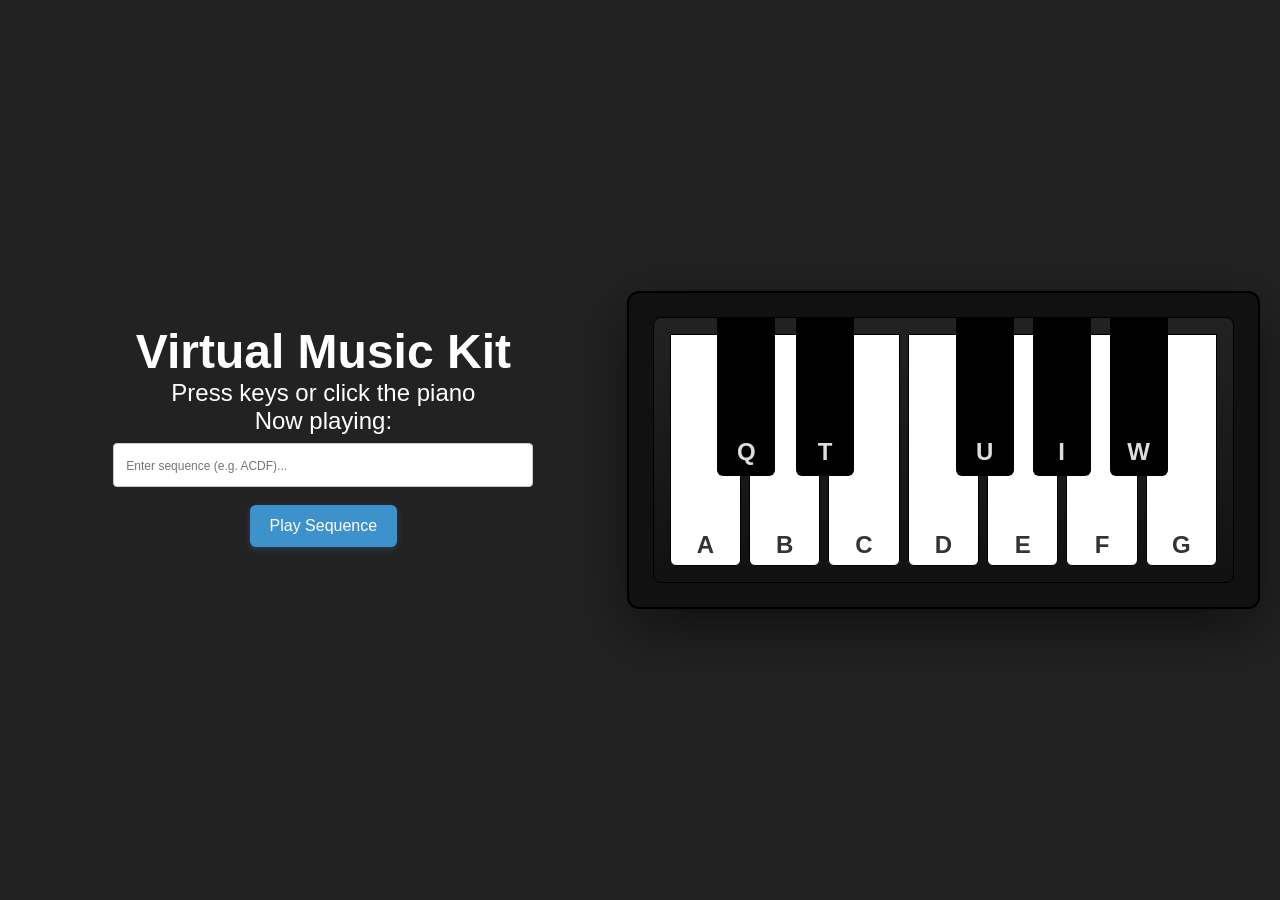
<file: index.html>
<!DOCTYPE html>
<html lang="en">
<head>
	<meta charset="UTF-8">
	<meta name="viewport" content="width=device-width, initial-scale=1.0">
	<link rel="icon" href="assets/favicon.png">
	<title>Virtual Music Kit</title>
	<link href="style.css" rel="stylesheet">
</head>
<body>

	<script src="script.js"></script>
</body>
</html>
</file>
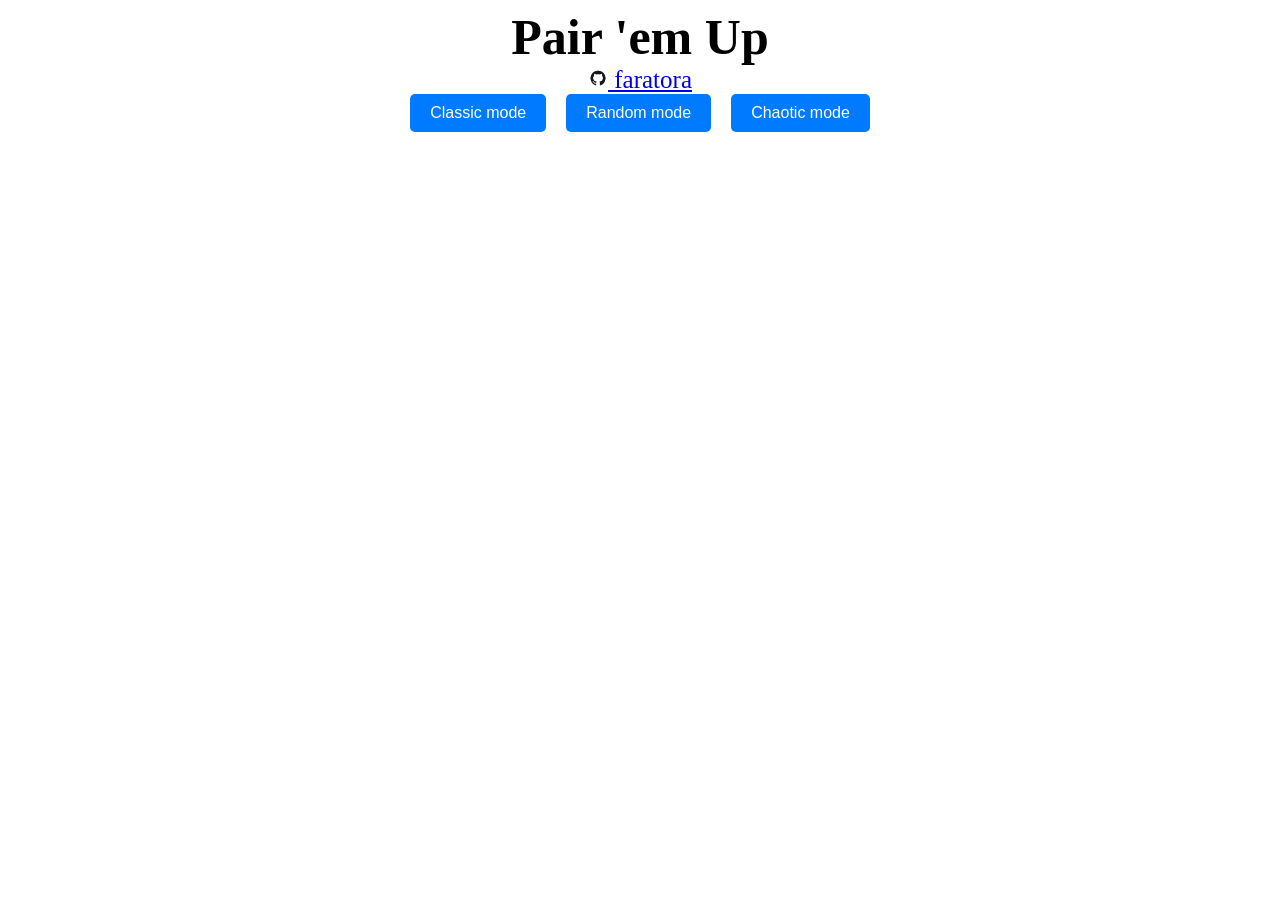
<file: pair-em-up/index.html>
<!DOCTYPE html>
<html lang="en">
<head>
	<meta charset="UTF-8">
	<meta name="viewport" content="width=device-width, initial-scale=1.0">
	<title>Pair-em-up</title>
	<link rel="icon" href="images/favicon.ico">
	<link href="style.css" rel="stylesheet">
</head>
<body>
	<script src="script.js"></script>
</body>
</html>
</file>
<file: style.css>
* {
  margin: 0;
  padding: 0;
  box-sizing: border-box;
  
}

body {
  display: flex;
  justify-content: center;
  align-items: center;
  min-height: 100vh;
  background: #222;
  font-family: 'Arial', sans-serif;
  padding: clamp(16px, 5vw, 20px);
  transition: padding 0.3s ease; 
}

header {
  width: 100%;
  text-align: center;
  color: #fff;
  margin-bottom: clamp(16px, 4vw, 20px);
  padding: clamp(8px, 3vw, 10px) 0;
  font-size: clamp(12px, 4vw, 24px);
}

.header h1 {
  font-size: clamp(8px, 4vw, 20px);
  margin: 0 0 clamp(8px, 2vw, 8px);
}

.header p {
  color: #bbb;
  margin: 0;
}

.piano {
  width: 100%;
  max-width: 1440px;
  border: 2px solid #000;
  background: #111;
  border-radius: clamp(8px, 1vw, 12px);
  box-shadow: 0 20px 60px rgba(0, 0, 0, 0.5);
  transition: max-width 0.4s ease, border-width 0.4s ease;
  margin: 0 auto;
  padding: clamp(12px, 4vw, 24px);
}

.keys {
  position: relative;
  display: flex;
  flex-wrap: nowrap;
  gap: clamp(4px, 1vw, 8px);
  padding: clamp(12px, 3vw, 16px);
  background: linear-gradient(#222, #111);
  border-radius: clamp(6px, 1vw, 8px);
  border: 1px solid #000;
  transition: gap 0.3s ease, padding 0.3s ease;
  width: 100%;
  aspect-ratio: 7 / 3;
}

.key.white {
  position: relative;
  height: 100%;
  border-bottom: clamp(6px, 2vw, 8px) solid #ddd;
  cursor: pointer;
  user-select: none;
  transition: transform 0.06s ease, box-shadow 0.2s ease, background 0.2s ease;
  flex: 1;
  background: #fff;
  border: 1px solid #000;
  border-radius: 0 0 clamp(4px, 1vw, 6px) clamp(4px, 1vw, 6px);
}

.key.white:hover {
  background-color: #ccc;
}

.key.black {
  position: absolute;
  background: #000;
  border-radius: 0 0 clamp(3px, 0.8vw, 6px) clamp(3px, 0.8vw, 6px);
  cursor: pointer;
  user-select: none;
  transition: transform 0.06s ease, box-shadow 0.2s ease, background 0.2s ease;
  width: clamp(10%, 4vw, 12%);
  height: clamp(60%, 8vw, 70%);
  top: 0;
  z-index: 2;
}

.key.black:hover {
  background: #424142;
}

.key.black.playing {
  transform: translateY(2px);
  background: #5f5f5f;
  box-shadow: 0 0 18px #4959d3 inset;
}

.key-label {
  position: absolute;
  bottom: clamp(4px, 1.5vw, 6px);
  left: 50%;
  transform: translateX(-50%);
  font-weight: 700;
  font-size: clamp(12px, 3.5vw, 14px);
  color: #333;
  pointer-events: none;
}

.key.black .key-label {
  bottom: 10px;
  color: #ddd;
  font-size: clamp(16px, 5vw, 24px);
}

.key.white .key-label {
  font-size: clamp(16px, 5vw, 24px);
}

.key.playing {
  background: #888888;
  color: #fff;
  transform: scale(0.85);
  box-shadow: 0 0 15px #dcdfe0;
  transition: transform 0.1s ease;
}

.key.white.playing {
  transform: translateY(2px);
  background: #5f5f5f;
  box-shadow: 0 0 18px #4959d3 inset;
}

.key.black[data-note="Q"] { left: calc(100% / 7 * 1 - 3.3%); }
.key.black[data-note="T"] { left: calc(100% / 7 * 2 - 4%); }
.key.black[data-note="U"] { left: calc(100% / 7 * 4 - 5%); }
.key.black[data-note="I"] { left: calc(100% / 7 * 5 - 6%); }
.key.black[data-note="W"] { left: calc(100% / 7 * 6 - 7%); }

.now-playing {
  color: #eee;
  text-align: center;
  font-size: clamp(12px, 3vw, 14px);
  margin-top: clamp(8px, 2.5vw, 12px);
}

.edit-btn {
  position: absolute;
  bottom: clamp(4px, 1.2vw, 5px);
  right: clamp(15px, 1.5vw, 18px);
  font-size: clamp(12px, 3.5vw, 14px);
  height: clamp(16px, 4vw, 20px);
  width: clamp(16px, 4vw, 20px);
  border-radius: 50%;
  background-color: #f10d0d;
  border: none;
  cursor: pointer;
  color: #fff;
  opacity: 0;
  transition: opacity 0.2s ease;
  pointer-events: none;
}

.key:hover .edit-btn,
.key.editing .edit-btn {
  opacity: 1;
  pointer-events: auto;
}

.key.editing {
  box-shadow: 0 0 8px #00bfff;
  transform: scale(1.04);
  z-index: 3;
  transition: transform 0.2s ease, box-shadow 0.2s ease;
}

.key.black .edit-btn {
  bottom: clamp(30px, 6vw, 35px);/* расположение значка редактированмия */
  left: 50%;
  transform: translateX(-50%);
}

input[type="text"] {
  margin: clamp(6px, 1.6vw, 8px) auto;
  width: 80%;
  max-width: 420px;
  border-radius: clamp(4px, 1vw, 4px);
  padding: clamp(8px, 2vw,12px);
  font-size: clamp(14px, 2.6vw, 16px);
  border: 1px solid #ccc;
  background: #fff;
  color: #333;
}

#playBtn {
  padding: clamp(8px, 1.8vw, 12px) clamp(16px, 4vw, 20px);
  font-size: clamp(14px, 2.6vw, 16px);
  border-radius: clamp(4px, 0.8vw, 6px);
  border: none;
  background: #3e92cc;
  color: white;
  cursor: pointer;
  display: block;
  margin: clamp(8px, 1.8vw, 10px) auto;
  box-shadow: 0 2px 6px rgba(62, 146, 204, 0.3);
  transition: background 0.3s ease, box-shadow 0.3s ease, transform 0.2s ease;
}

#playBtn:hover {
  box-shadow: 0 4px 10px rgba(62, 146, 204, 0.4);
}

#playBtn:active {
  transform: translateY(2px);
}

#editInput {
  display: none;
  width: 85%;
  max-width: 340px;
  padding: clamp(10px, 2vw, 14px) clamp(14px, 3vw, 18px);
  font-size: clamp(14px, 2.6vw, 16px);
  border: 2px solid #3e92cc;
  border-radius: clamp(6px, 1.2vw, 8px);
  outline: none;
  background: #fff;
  color: #333;
  box-shadow: 0 2px 6px rgba(62, 146, 204, 0.3);
  transition: border-color 0.3s ease, box-shadow 0.3s ease;
}

#editInput:focus {
  border-color: #2a7cb8;
  box-shadow: 0 6px 16px rgba(62, 146, 204, 0.25);
}

.disabled {
  opacity: 0.5;
  cursor: not-allowed;
  pointer-events: none;
}

/* Медиа-запросы */
@media (min-width: 1440px) {
  .key.white {
    border-width: 2px;
  }
  .key-label {
    font-size: 18px;
  }
  .piano {
    padding: clamp(20px, 1.5vw, 24px);
  }
}
@media (min-width: 1000px) and (max-width: 1439px) {
  #sequenceInput::placeholder {
    font-size: clamp(10px, 2.2vw, 12px);
  }
  .keys {
    aspect-ratio: 7 / 3.2;
  }
  .key-label {
    font-size: clamp(13px, 3vw, 15px);
  }
}
@media (min-width: 768px) and (max-width: 999px) {
  .piano {
    padding: clamp(12px, 2vw, 16px);
  }
  .keys {
    aspect-ratio: 7 / 3.8;
  }
  .key-label {
    font-size: clamp(11px, 3.2vw, 14px);
  }
  #playBtn {
    font-size: clamp(13px, 2.4vw, 15px);
  }
  #editInput {
    width: 90%;
    font-size: clamp(13px, 2.4vw, 15px);
  }
}
@media (max-width: 767px) {
  body {
    display: block;
    justify-content: flex-start; /* выравнивание */
    padding: clamp(12px, 4vw, 16px);
  }
  .keys {
    aspect-ratio: 7 / 4.2;
  }
  .key.white {
    border-width: 1px;
    border-bottom-width: clamp(4px, 1.8vw, 6px);
  }
  .key-label {
    font-size: clamp(10px, 3.8vw, 12px);
    bottom: clamp(3px, 1.3vw, 5px);
  }
  .key.black .key-label {
    font-size: clamp(12px, 4.8vw, 20px);
  }
  .key.white .key-label {
    font-size: clamp(12px, 4.8vw, 20px);
  }
  .edit-btn {
    bottom: clamp(3px, 1vw, 4px);
    right: clamp(6px, 2vw, 8px);
    height: clamp(12px, 3.5vw, 16px);
    width: clamp(12px, 3.5vw, 16px);
    font-size: clamp(10px, 3vw, 12px);
  }
  .key.black .edit-btn {
    bottom: clamp(16px, 5vw, 22px);
  }
  #playBtn {
    font-size: clamp(12px, 2.3vw, 14px);
    border-radius: clamp(3px, 0.7vw, 5px);
    margin: clamp(6px, 1.6vw, 9px) auto;
  }
  #editInput {
    width: 95%;
    max-width: none;
    font-size: clamp(12px, 2.3vw, 14px);
    border-radius: clamp(5px, 1vw, 7px);
  }
  input[type="text"] {
    margin: clamp(5px, 1.4vw, 7px) auto;
    width: 90%;
    padding: clamp(6px, 1.8vw, 10px);
  }
  .now-playing {
    font-size: clamp(11px, 3vw, 13px);
    margin-top: clamp(6px, 1.8vw  );
  }
}
@media (max-width: 480px) {
  .keys {
    aspect-ratio: 7 / 5;
    gap: clamp(2px, 0.8vw, 4px);
  }
  .key.white {
    border-width: 1px;
    border-bottom-width: clamp(3px, 1.4vw, 5px);
  }
  .key-label {
    font-size: clamp(8px, 3.2vw, 10px);
    bottom: clamp(2px, 0.8vw, 4px);
  }
  .key.black .key-label {
    font-size: clamp(10px, 4vw, 16px);
  }
  .key.white .key-label {
    font-size: clamp(10px, 4vw, 16px);
  }
  .edit-btn {
    bottom: clamp(2px, 0.7vw, 3px);
    right: clamp(4px, 1.5vw, 6px);
    height: clamp(10px, 3vw, 14px);
    width: clamp(10px, 3vw, 14px);
    font-size: clamp(8px, 2.5vw, 10px);
  }
  .key.black .edit-btn {
    bottom: clamp(12px, 4.2vw, 18px);
  }
  #playBtn {
    font-size: clamp(10px, 2vw, 12px);
  }
  #editInput {
    width: 98%;
    max-width: none;
    font-size: clamp(10px, 2vw, 12px);
  }
  .now-playing {
    font-size: clamp(9px, 2.6vw, 11px);
    margin-top: clamp(4px, 1.3vw, 6px);
  }
}
@media (max-height: 400px) and (max-width: 480px) {
  .piano {
    padding: 6px;
  }
  .keys {
    padding: 6px;
    aspect-ratio: 7 / 6;
  }
  #playBtn {
    font-size: 10px;
    padding: 6px 10px;
  }
}
</file>
<file: pair-em-up/style.css>
a {
  font-size: 25px;
}
#ui-container {
    width: 100%;
    max-width: 1200px;
    margin: 0 auto;
	/* border: 1px solid rgb(132, 0, 255); */
	text-align: center;
}
h1{
    font-size: 50px;
    margin-top: 0;
    margin-bottom: 0;
}

.header {
    display: flex;
    align-items: center;
    justify-content: center;
     flex-direction: column;
    padding: 5px 0;
}

.header a {
    display: flex;
    align-items: center;
    text-decoration: none;
}

.header img {
    margin-right: 5px;
    vertical-align: middle;
}

#grid-container {
    width: 100%;
    max-width: 600px;    /* Максимальная ширина сетки */
    margin: 20px auto;   /* Отступы сверху/снизу и центрирование */
    font-size: 30px;
}

table {
    border-collapse: collapse;
    width: 100%;         /* Таблица занимает всю доступную ширину */
    margin: 0 auto;      /* Центрирование таблицы */
    max-height: 60%;
}

td {
    border: 1px solid #aaadaa;
    width: 80px;
    height: 80px;
    text-align: center;
    font-size: 35px;
}
td.selected {
    background-color: #ffd700;
    border: 2px solid #959ba1;
}

span{
    font-size: 18px;
    color: green
}

.hint {
    background-color: rgb(21, 223, 82) !important;
    animation: pulse 1s infinite;
}

#hint-display{
    font-size: 18px;
}

@keyframes pulse {
    0% { opacity: 1; }
    50% { opacity: 0.5; }
    100% { opacity: 1; }
}

/* Стили для правой колонки */
#game-info-container {
    display: flex; /* Включаем flex-layout */
    flex-direction: column; /* Располагаем элементы в столбик */
    align-items: flex-start; /* Выравнивание по левому краю */
    gap: 10px; /* Расстояние между элементами */
    padding: 10px;
    /* border: 1px solid rgb(166, 255, 0); */
    margin: 10px;
}
#game-field-container {
    /* border: 1px solid rgb(255, 0, 64); */
    margin: 10px;
}
#game-controls {
    display: flex;
    justify-content: center;
    margin: 20px 0;
}

button {
    padding: 10px 20px;
    margin: 0 10px;
    border: none;
    border-radius: 5px;
    cursor: pointer;
    background: #007bff;
    color: white;
    font-size: 16px;
    transition: all 0.3s;
}

#timer-display{
  font-size: 18px;
}

#info-container{
    display: flex;
    justify-content: center;
    text-align: center;
    border: 1px solid rgb(0, 255, 85);
}
#game-container {
    display: flex; /* Включаем flex-layout */
    justify-content: center; /* Распределение пространства */
    /* gap: 20px; Расстояние между колонками */
    width: 60%;
    /* flex-direction: column; */
    /* border: 1px solid rgb(95, 8, 209); */
    margin: 0 auto;

}

/* Стили для правой колонки */
#game-info-container {
    display: flex; /* Включаем flex-layout */
    flex-direction: column; /* Располагаем элементы в столбик */
    align-items: flex-start; /* Выравнивание по левому краю */
    gap: 10px; /* Расстояние между элементами */
    padding: 10px;
    border: 1px solid #ccc;
}

/* Дополнительно можно добавить стили для кнопок и элементов */
#game-info > * {
    margin: 5px 0; /* Отступы между элементами */
}

#game-info button {
    width: 100%; /* Кнопки на всю ширину колонки */
    margin-bottom: 5px;
}

/* Стили для выравнивания текста */
#game-info span,
#game-info div {
    text-align: left; /* Выравнивание текста по левому краю */
}

.revert-btn-active {
    color: white;
    cursor: pointer;
}

.revert-btn-inactive {
    background-color: #cccccc; /* серый */
    color: #666666;
    cursor: not-allowed;
}

.disabled {
    opacity: 0.7;
    pointer-events: none;
}

.results-panel{
    position: fixed;
    top: 50%;
    left: 50%;
    transform: translate(-50%, -50%);
    background: #fff;
    border: 2px solid #333;
    padding: 20px;
    z-index: 1000;
}
.selected-for-remove {
    background-color: yellow;
    animation: highlight 0.5s ease-in-out;
}

@keyframes highlight {
    0% { background-color: yellow; }
    50% { background-color: lightyellow; }
    100% { background-color: yellow; }
}
 #messageContainer{
   position: fixed;
    bottom: 20px;
    left: 50%;
    transform: translateX(-50%);
    background-color:#d9534f;
    color: #fff;
    padding:10px 20px;
    border-radius: 5px;
    font-family: sans-serif;
    font-size: 16px;
    box-shadow: 0 2px 6px rgba(0,0,0,0.3);
    z-Index: 1000;
 }
</file>
